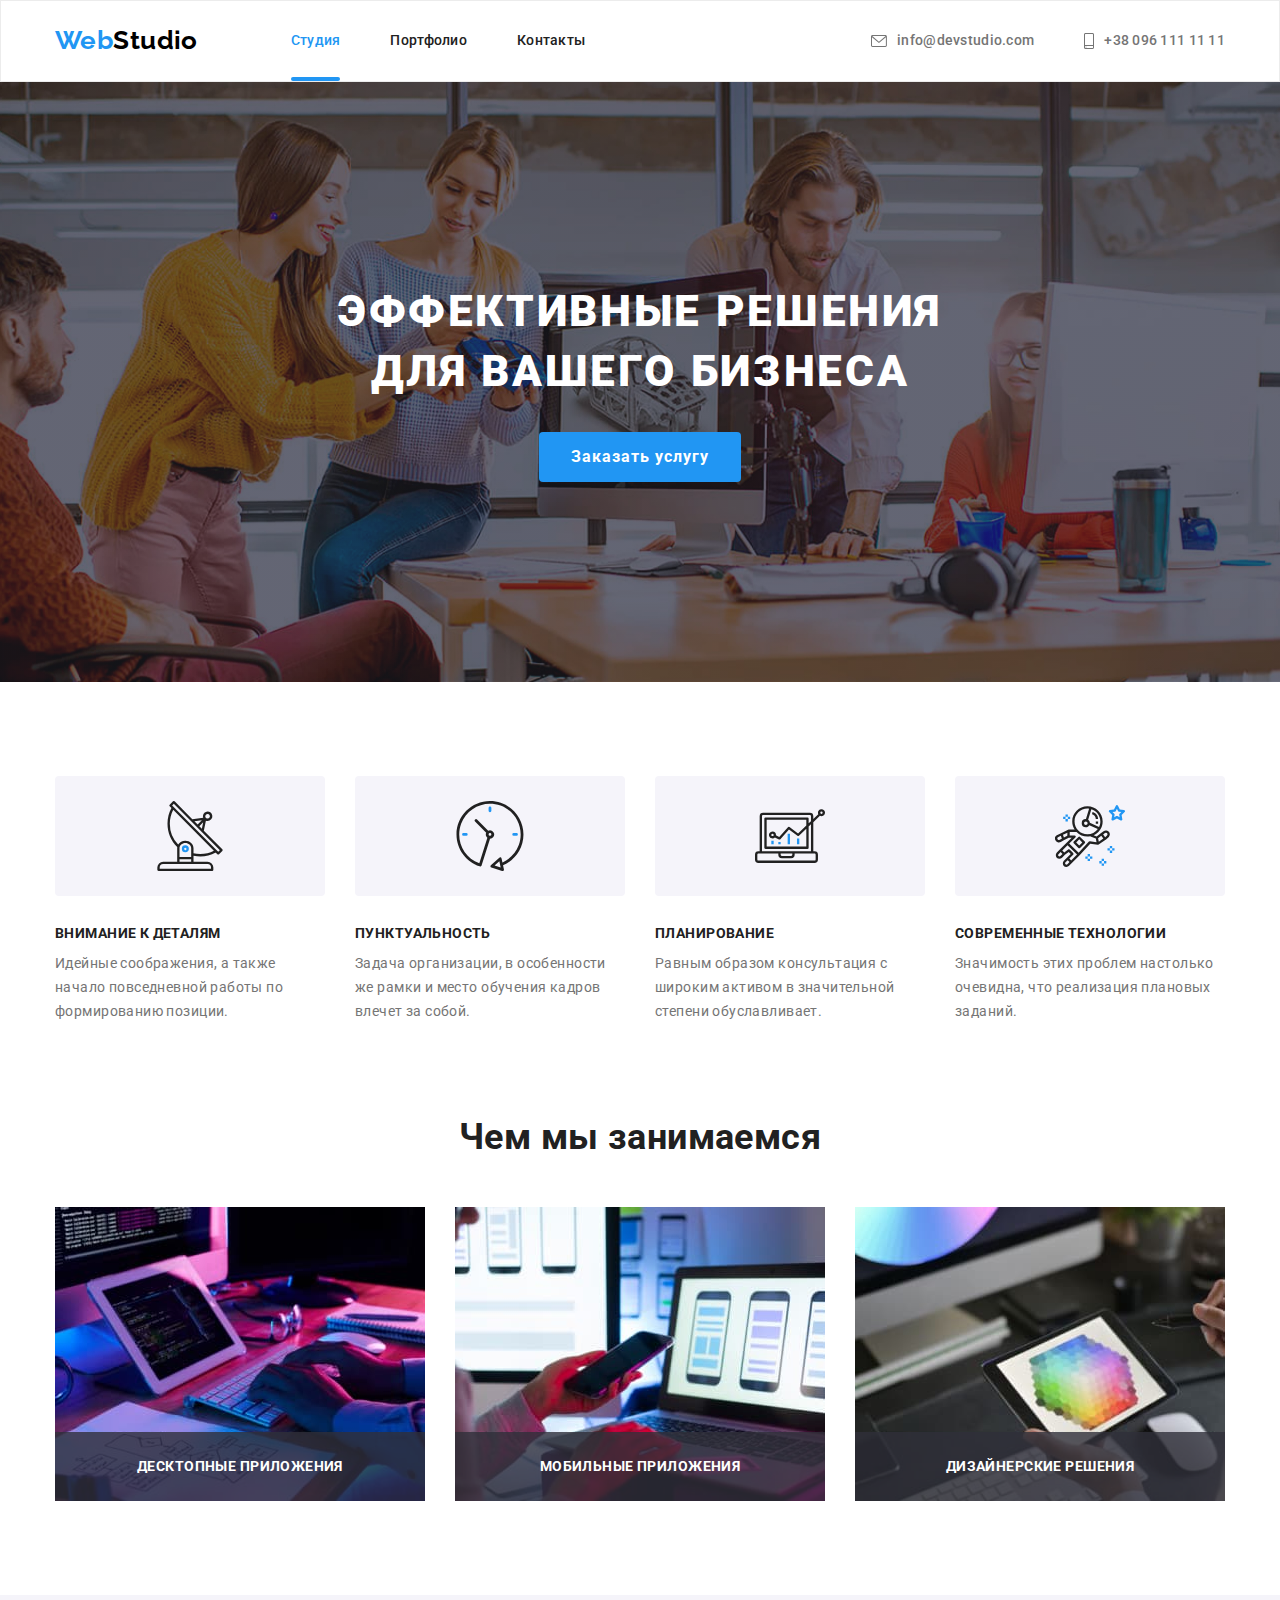
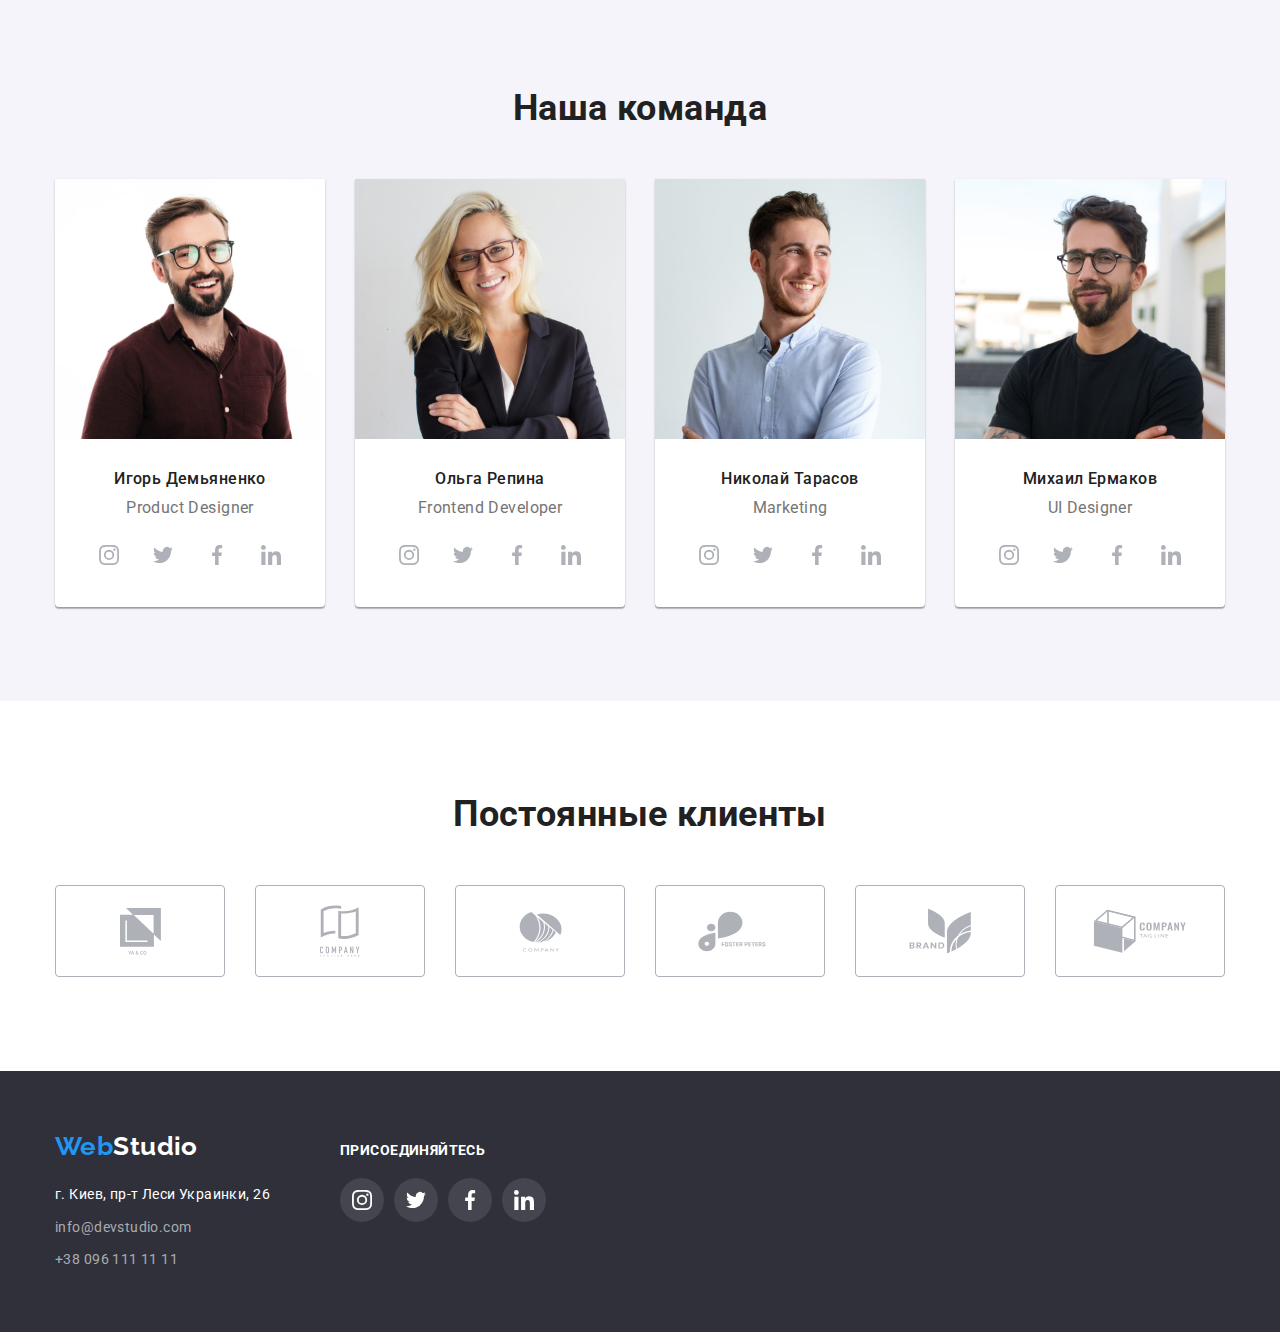
<file: index.html>
<!DOCTYPE html>
<html lang="ru">
  <head>
    <meta charset="UTF-8" />
    <meta http-equiv="X-UA-Compatible" content="IE=edge" />
    <meta name="viewport" content="width=device-width, initial-scale=1.0" />
    <title>WebStudio</title>

    <link rel="preconnect" href="https://fonts.googleapis.com" />
    <link rel="preconnect" href="https://fonts.gstatic.com" crossorigin />
    <link
      href="https://fonts.googleapis.com/css2?family=Raleway:wght@700&family=Roboto:wght@400;500;700;900&display=swap"
      rel="stylesheet"
    />
    <link
      rel="stylesheet"
      href="https://cdnjs.cloudflare.com/ajax/libs/modern-normalize/1.1.0/modern-normalize.css"
      integrity="sha512-Y0MM+V6ymRKN2zStTqzQ227DWhhp4Mzdo6gnlRnuaNCbc+YN/ZH0sBCLTM4M0oSy9c9VKiCvd4Jk44aCLrNS5Q=="
      crossorigin="anonymous"
      referrerpolicy="no-referrer"
    />
    <link rel="stylesheet" href="./css/styles.css" />

    <!-- Иконка -->
    <link rel="apple-touch-icon" sizes="180x180" href="./images/favicon/apple-touch-icon.png" />
    <link rel="icon" type="image/png" sizes="32x32" href="./images/favicon/favicon-32x32.png" />
    <link rel="icon" type="image/png" sizes="16x16" href="./images/favicon/favicon-16x16.png" />
    <link rel="manifest" href="./images/favicon/site.webmanifest" />
    <meta name="msapplication-TileColor" content="#da532c" />
    <meta name="theme-color" content="#ffffff" />
  </head>
  <body>
    <!--=====================Заголовок ===================================-->

    <header class="header">
      <div class="container header-flex">
        <nav class="nav">
          <a class="header-logo logo" href="./index.html"><span class="active">Web</span>Studio</a>
          <ul class="header-nav-list list">
            <li class="header-nav-item">
              <a class="header-nav-link active link-hovered" href="./index.html">Студия</a>
            </li>
            <li class="header-nav-item">
              <a class="header-nav-link link-hovered" href="./portfolio.html">Портфолио</a>
            </li>
            <li class="header-nav-item">
              <a class="header-nav-link link-hovered" href="">Контакты</a>
            </li>
          </ul>
        </nav>
        <ul class="header-contacts-list list">
          <li class="header-contact-item">
            <a class="header-contact-link link-hovered" href="mailto:info@devstudio.com">
              <svg class="header-icon link-svg" width="16" height="12">
                <use href="./images/icons.svg#icon-envelope"></use>
              </svg>
              info@devstudio.com</a
            >
          </li>
          <li class="header-contact-item">
            <a class="header-contact-link link-hovered" href="tel:+380961111111"
              ><svg class="header-icon link-svg" width="10" height="16">
                <use href="./images/icons.svg#icon-smartphone"></use>
              </svg>
              +38 096 111 11 11</a
            >
          </li>
        </ul>
      </div>
    </header>

    <main>
      <!--============================== Шапка ===========================================-->

      <section class="hero section">
        <div class="overlay">
          <div class="container">
            <h1 class="hero-title">Эффективные решения для вашего бизнеса</h1>
            <button class="button primary" type="button" data-modal-open>Заказать услугу</button>
          </div>
        </div>
      </section>

      <!--================================== Приемущества ================================================-->

      <section class="section advantages">
        <div class="container">
          <h2 class="advantages-title visually-hidden">Приемущества</h2>
          <ul class="advantages-list list">
            <li class="advantage-item">
              <div class="advantage-item-icon">
                <svg width="70" height="70  ">
                  <use href="./images/icons.svg#icon-antenna"></use>
                </svg>
              </div>
              <h3 class="advantage-subtitle">Внимание к деталям</h3>
              <p class="advantage-text">
                Идейные соображения, а также начало повседневной работы по формированию позиции.
              </p>
            </li>
            <li class="advantage-item">
              <div class="advantage-item-icon">
                <svg width="70" height="70  ">
                  <use href="./images/icons.svg#icon-clock"></use>
                </svg>
              </div>
              <h3 class="advantage-subtitle">Пунктуальность</h3>
              <p class="advantage-text">
                Задача организации, в особенности же рамки и место обучения кадров влечет за собой.
              </p>
            </li>
            <li class="advantage-item">
              <div class="advantage-item-icon">
                <svg width="70" height="70  ">
                  <use href="./images/icons.svg#icon-diagram"></use>
                </svg>
              </div>
              <h3 class="advantage-subtitle">Планирование</h3>
              <p class="advantage-text">
                Равным образом консультация с широким активом в значительной степени обуславливает.
              </p>
            </li>
            <li class="advantage-item">
              <div class="advantage-item-icon">
                <svg width="70" height="70  ">
                  <use href="./images/icons.svg#icon-astronaut"></use>
                </svg>
              </div>
              <h3 class="advantage-subtitle">Современные технологии</h3>
              <p class="advantage-text">
                Значимость этих проблем настолько очевидна, что реализация плановых заданий.
              </p>
            </li>
          </ul>
        </div>
      </section>

      <!--================Чем мы занимаемся ================================-->

      <section class="responsibilities section-no-padding">
        <div class="container">
          <h2 class="section-title">Чем мы занимаемся</h2>
          <ul class="responsibilities-list list">
            <li class="responsibilities-item">
              <div class="responsibilities-thumb">
                <img
                  src="./images/index/responsibilities/box1.jpg"
                  alt="Разработка алгоритма"
                  height="294"
                  width="370"
                />
                <p class="responsibled-description">Десктопные приложения</p>
              </div>
            </li>
            <li class="responsibilities-item">
              <div class="responsibilities-thumb">
                <img
                  src="./images/index/responsibilities/box2.jpg"
                  alt="Проэктирование удобного адаптивного интерфеса"
                  height="294"
                  width="370"
                />
                <p class="responsibled-description">Мобильные приложения</p>
              </div>
            </li>
            <li class="responsibilities-item">
              <div class="responsibilities-thumb">
                <img
                  src="./images/index/responsibilities/box3.jpg"
                  alt="Разработка красивого дизайна"
                  height="294"
                  width="370"
                />
                <p class="responsibled-description">Дизайнерские решения</p>
              </div>
            </li>
          </ul>
        </div>
      </section>

      <!--=========================================Наша команда============================ -->
      <section class="section team">
        <div class="container">
          <h2 class="section-title">Наша команда</h2>

          <ul class="team-list list">
            <li class="team-item card">
              <div class="card-thumb">
                <img
                  class="team-img"
                  src="./images/index/team/photo1.jpg"
                  alt="Фото Игоря Демьяненко"
                  width="270"
                  height="260"
                />
              </div>
              <div class="card-content">
                <h3 class="name">Игорь Демьяненко</h3>
                <p class="post">Product Designer</p>
                <ul class="socials-list">
                  <li class="socials-item">
                    <a href="" class="socials-link"
                      ><svg class="link-svg" width="20" height="20">
                        <use href="./images/icons.svg#icon-instagram"></use>
                      </svg>
                    </a>
                  </li>
                  <li class="socials-item">
                    <a href="" class="socials-link"
                      ><svg class="link-svg" width="20" height="20">
                        <use href="./images/icons.svg#icon-twitter"></use>
                      </svg>
                    </a>
                  </li>
                  <li class="socials-item">
                    <a href="" class="socials-link"
                      ><svg class="link-svg" width="20" height="20">
                        <use href="./images/icons.svg#icon-facebook"></use>
                      </svg>
                    </a>
                  </li>
                  <li class="socials-item">
                    <a href="" class="socials-link"
                      ><svg class="link-svg" width="20" height="20">
                        <use href="./images/icons.svg#icon-linkedin"></use>
                      </svg>
                    </a>
                  </li>
                </ul>
              </div>
            </li>

            <li class="team-item card">
              <div class="card-thumb">
                <img
                  class="team-img"
                  src="./images/index/team/photo2.jpg"
                  alt="Фото Ольги Репиной"
                  width="270"
                  height="260"
                />
              </div>
              <div class="card-content">
                <h3 class="name">Ольга Репина</h3>
                <p class="post">Frontend Developer</p>
                <ul class="socials-list">
                  <li class="socials-item">
                    <a href="" class="socials-link"
                      ><svg class="link-svg" width="20" height="20">
                        <use href="./images/icons.svg#icon-instagram"></use>
                      </svg>
                    </a>
                  </li>
                  <li class="socials-item">
                    <a href="" class="socials-link"
                      ><svg class="link-svg" width="20" height="20">
                        <use href="./images/icons.svg#icon-twitter"></use>
                      </svg>
                    </a>
                  </li>
                  <li class="socials-item">
                    <a href="" class="socials-link"
                      ><svg class="link-svg" width="20" height="20">
                        <use href="./images/icons.svg#icon-facebook"></use>
                      </svg>
                    </a>
                  </li>
                  <li class="socials-item">
                    <a href="" class="socials-link"
                      ><svg class="link-svg" width="20" height="20">
                        <use href="./images/icons.svg#icon-linkedin"></use>
                      </svg>
                    </a>
                  </li>
                </ul>
              </div>
            </li>

            <li class="team-item card">
              <div class="card-thumb">
                <img
                  class="team-img"
                  src="./images/index/team/photo3.jpg"
                  alt="Фото Николая Тарасова"
                  width="270"
                  height="260"
                />
              </div>
              <div class="card-content">
                <h3 class="name">Николай Тарасов</h3>
                <p class="post">Marketing</p>
                <ul class="socials-list">
                  <li class="socials-item">
                    <a href="" class="socials-link"
                      ><svg class="link-svg" width="20" height="20">
                        <use href="./images/icons.svg#icon-instagram"></use>
                      </svg>
                    </a>
                  </li>
                  <li class="socials-item">
                    <a href="" class="socials-link"
                      ><svg class="link-svg" width="20" height="20">
                        <use href="./images/icons.svg#icon-twitter"></use>
                      </svg>
                    </a>
                  </li>
                  <li class="socials-item">
                    <a href="" class="socials-link"
                      ><svg class="link-svg" width="20" height="20">
                        <use href="./images/icons.svg#icon-facebook"></use>
                      </svg>
                    </a>
                  </li>
                  <li class="socials-item">
                    <a href="" class="socials-link"
                      ><svg class="link-svg" width="20" height="20">
                        <use href="./images/icons.svg#icon-linkedin"></use>
                      </svg>
                    </a>
                  </li>
                </ul>
              </div>
            </li>

            <li class="team-item card">
              <div class="card-thumb">
                <img
                  class="team-img"
                  src="images/index/team/photo4.jpg"
                  alt="Фото Михаила
                  Ермакова"
                  width="270"
                  height="260"
                />
              </div>
              <div class="card-content">
                <h3 class="name">Михаил Ермаков</h3>
                <p class="post">UI Designer</p>
                <ul class="socials-list">
                  <li class="socials-item">
                    <a href="" class="socials-link"
                      ><svg class="link-svg" width="20" height="20">
                        <use href="./images/icons.svg#icon-instagram"></use>
                      </svg>
                    </a>
                  </li>
                  <li class="socials-item">
                    <a href="" class="socials-link"
                      ><svg class="link-svg" width="20" height="20">
                        <use href="./images/icons.svg#icon-twitter"></use>
                      </svg>
                    </a>
                  </li>
                  <li class="socials-item">
                    <a href="" class="socials-link"
                      ><svg class="link-svg" width="20" height="20">
                        <use href="./images/icons.svg#icon-facebook"></use>
                      </svg>
                    </a>
                  </li>
                  <li class="socials-item">
                    <a href="" class="socials-link"
                      ><svg class="link-svg" width="20" height="20">
                        <use href="./images/icons.svg#icon-linkedin"></use>
                      </svg>
                    </a>
                  </li>
                </ul>
              </div>
            </li>
          </ul>
        </div>
      </section>

      <!-- ==============Постоянные клиенты ===============================-->

      <section class="section regular-costomers">
        <div class="container">
          <h2 class="section-title">Постоянные клиенты</h2>
          <ul class="regular-costomers-list">
            <li class="regular-costomers-item">
              <a class="regular-costomers-link" href=""
                ><svg class="regular-customers-svg link-svg" width="41" height="47">
                  <use href="./images/icons.svg#icon-client1"></use>
                </svg>
              </a>
            </li>
            <li class="regular-costomers-item">
              <a class="regular-costomers-link" href=""
                ><svg class="regular-customers-svg link-svg" width="40" height="52">
                  <use href="./images/icons.svg#icon-client2"></use>
                </svg>
              </a>
            </li>
            <li class="regular-costomers-item">
              <a class="regular-costomers-link" href=""
                ><svg class="regular-customers-svg link-svg" width="43" height="51">
                  <use href="./images/icons.svg#icon-client3"></use>
                </svg>
              </a>
            </li>
            <li class="regular-costomers-item">
              <a class="regular-costomers-link" href=""
                ><svg class="regular-customers-svg link-svg" width="84" height="41">
                  <use href="./images/icons.svg#icon-client4"></use>
                </svg>
              </a>
            </li>
            <li class="regular-costomers-item">
              <a class="regular-costomers-link" href=""
                ><svg class="regular-customers-svg link-svg" width="63" height="46">
                  <use href="./images/icons.svg#icon-client5"></use>
                </svg>
              </a>
            </li>
            <li class="regular-costomers-item">
              <a class="regular-costomers-link" href=""
                ><svg class="regular-customers-svg link-svg" width="94" height="44">
                  <use href="./images/icons.svg#icon-client6"></use>
                </svg>
              </a>
            </li>
          </ul>
        </div>
      </section>
    </main>

    <!--========================= Футер ================================= -->

    <footer class="footer">
      <div class="container footer-container">
        <div class="footer-contacts">
          <a class="footer-logo logo" href="./index.html"><span class="active">Web</span>Studio</a>
          <address>
            <ul class="contacts-list list">
              <li class="footer-contact-item">
                <a
                  class="footer-contact-link address"
                  href="https://goo.gl/maps/piqngm7oDQpEDh6u6"
                  target="_blank"
                  rel="noopener nofollow noreferrer"
                  >г. Киев, пр-т Леси Украинки, 26</a
                >
              </li>
              <li class="footer-contact-item">
                <a class="footer-contact-link link-hovered" href="mailto:info@devstudio.com"
                  >info@devstudio.com</a
                >
              </li>
              <li class="footer-contact-item">
                <a class="footer-contact-link link-hovered" href="tel:+380961111111"
                  >+38 096 111 11 11</a
                >
              </li>
            </ul>
          </address>
        </div>
        <div class="footer-socials">
          <h2 class="footer-title">присоединяйтесь</h2>
          <ul class="fooer-socials-list socials-list">
            <li class="footer-socials-item socials-item">
              <a href="" class="footer-socials-link socials-link">
                <svg class="link-svg" width="20" height="20">
                  <use href="./images/icons.svg#icon-instagram"></use>
                </svg>
              </a>
            </li>
            <li class="footer-socials-item socials-item">
              <a href="" class="footer-socials-link socials-link">
                <svg class="link-svg" width="20" height="20">
                  <use href="./images/icons.svg#icon-twitter"></use>
                </svg>
              </a>
            </li>
            <li class="footer-socials-item socials-item">
              <a href="" class="footer-socials-link socials-link">
                <svg class="link-svg" width="20" height="20">
                  <use href="./images/icons.svg#icon-facebook"></use>
                </svg>
              </a>
            </li>
            <li class="footer-socials-item socials-item">
              <a href="" class="footer-socials-link socials-link">
                <svg class="link-svg" width="20" height="20">
                  <use href="./images/icons.svg#icon-linkedin"></use>
                </svg>
              </a>
            </li>
          </ul>
        </div>
      </div>
    </footer>

    <!--================================MODAL============================-->

    <div class="backdrop is-hidden" data-modal>
      <div class="modal">
        <button type="button" class="modal-btn-close btn-close link-hovered" data-modal-close>
          <svg class="link-svg" width="18" height="18">
            <use href="./images/icons.svg#icon-close-black"></use>
          </svg>
        </button>
      </div>
    </div>

    <!-- =================script==================== -->

    <script src="./js/modal.js"></script>
  </body>
</html>
</file>
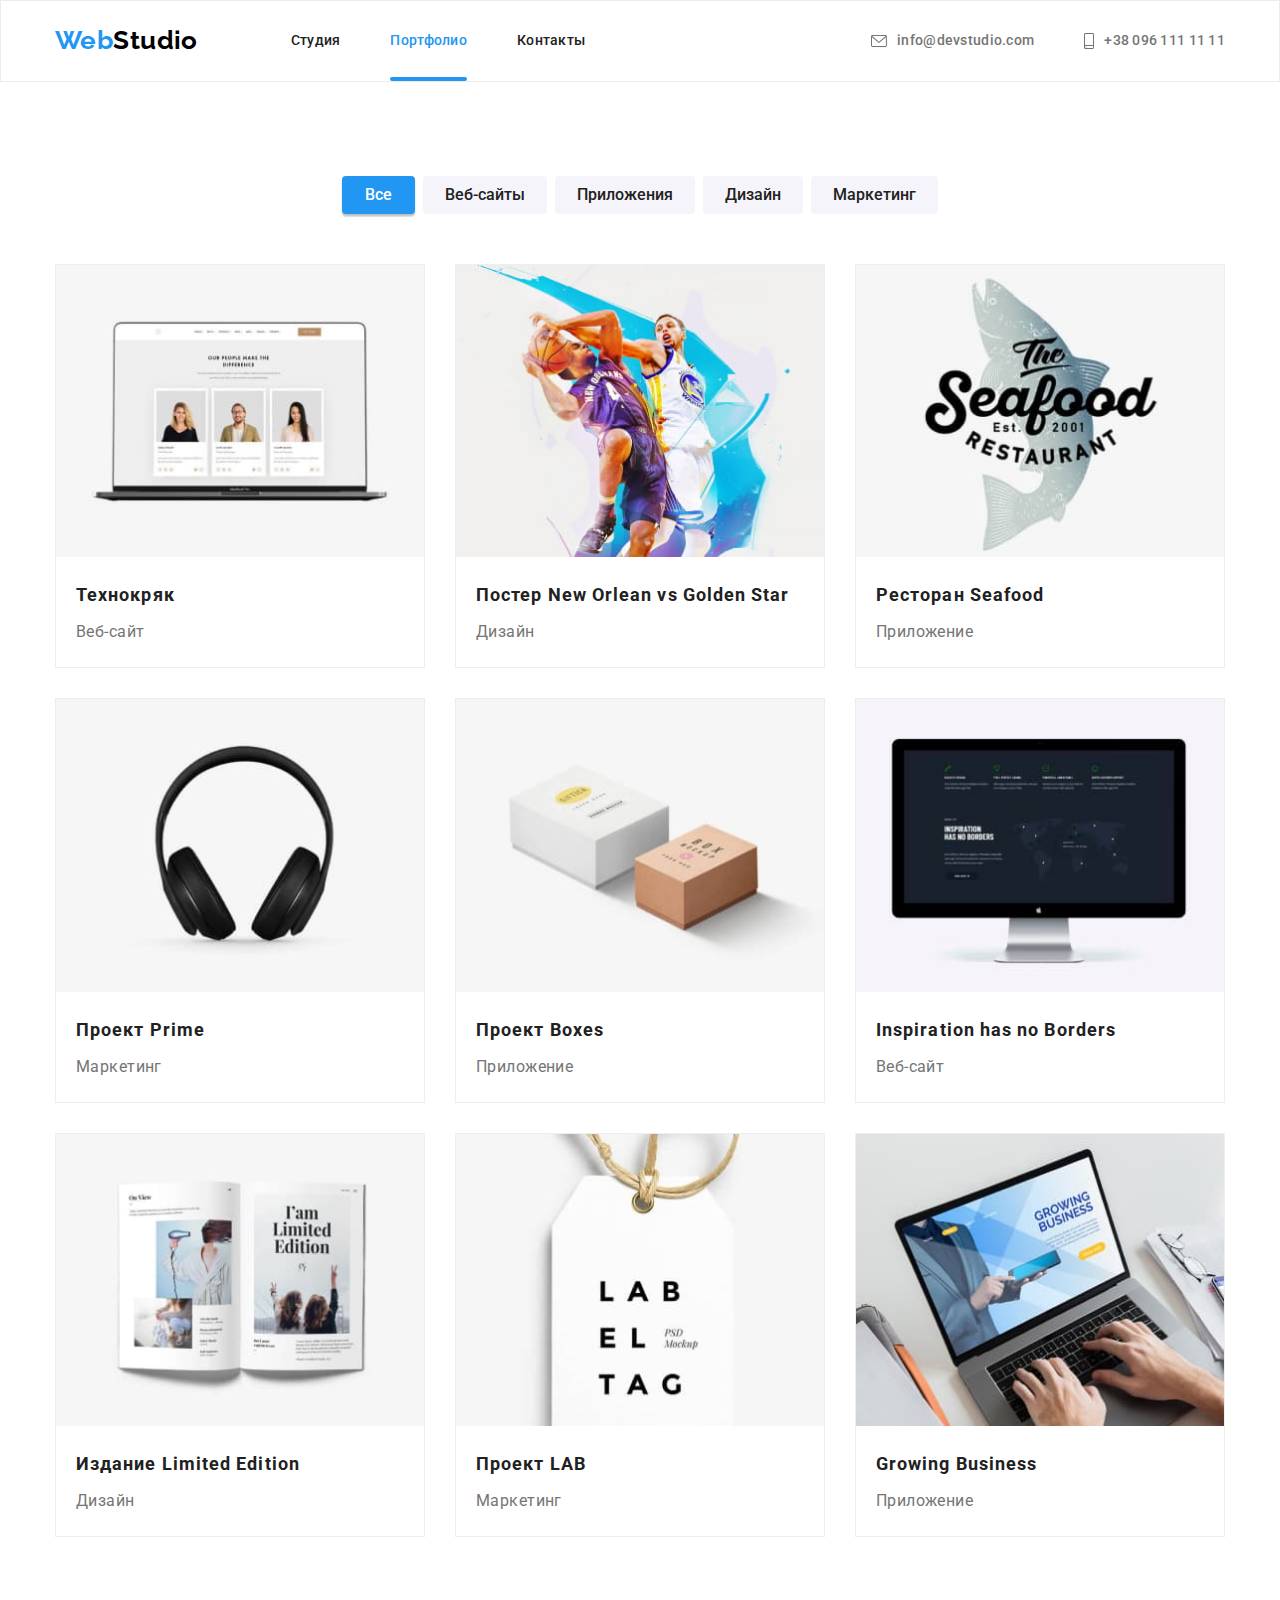
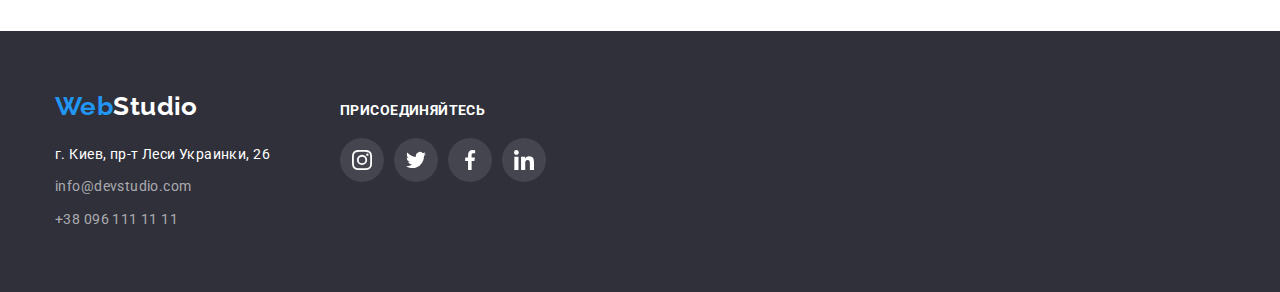
<file: portfolio.html>
<!DOCTYPE html>
<html lang="ru">
  <head>
    <meta charset="UTF-8" />
    <meta http-equiv="X-UA-Compatible" content="IE=edge" />
    <meta name="viewport" content="width=device-width, initial-scale=1.0" />
    <title>WebStudio</title>

    <link rel="icon" type="image/x-icon" href="./images/favicon.ico" />
    <!--Шрифт  -->
    <link
      href="https://fonts.googleapis.com/css2?family=Raleway:wght@700&family=Roboto:wght@400;500;700;900&display=swap"
      rel="stylesheet"
    />
    <!-- Нормализация -->
    <link
      rel="stylesheet"
      href="https://cdnjs.cloudflare.com/ajax/libs/modern-normalize/1.1.0/modern-normalize.css"
      integrity="sha512-Y0MM+V6ymRKN2zStTqzQ227DWhhp4Mzdo6gnlRnuaNCbc+YN/ZH0sBCLTM4M0oSy9c9VKiCvd4Jk44aCLrNS5Q=="
      crossorigin="anonymous"
      referrerpolicy="no-referrer"
    />
    <link rel="stylesheet" href="./css/styles.css" />

    <!-- Иконка -->
    <link rel="apple-touch-icon" sizes="180x180" href="./images/favicon/apple-touch-icon.png" />
    <link rel="icon" type="image/png" sizes="32x32" href="./images/favicon/favicon-32x32.png" />
    <link rel="icon" type="image/png" sizes="16x16" href="./images/favicon/favicon-16x16.png" />
    <link rel="manifest" href="./images/favicon/site.webmanifest" />
    <meta name="msapplication-TileColor" content="#da532c" />
    <meta name="theme-color" content="#ffffff" />
  </head>
  <body>
    <!--Заголовок -->
    <header class="header">
      <div class="container header-flex">
        <nav class="nav">
          <a class="header-logo logo" href="./index.html"><span class="active">Web</span>Studio</a>
          <ul class="header-nav-list list">
            <li class="header-nav-item">
              <a class="header-nav-link link-hovered" href="./index.html">Студия</a>
            </li>
            <li class="header-nav-item">
              <a class="header-nav-link link-hovered active" href="./portfolio.html">Портфолио</a>
            </li>
            <li class="header-nav-item">
              <a class="header-nav-link link-hovered" href="">Контакты</a>
            </li>
          </ul>
        </nav>

        <ul class="header-contacts-list list">
          <li class="header-contact-item">
            <a class="header-contact-link link-hovered" href="mailto:info@devstudio.com">
              <svg class="header-icon link-svg" width="16" height="12">
                <use href="./images/icons.svg#icon-envelope"></use>
              </svg>
              info@devstudio.com</a
            >
          </li>
          <li class="header-contact-item">
            <a class="header-contact-link link-hovered" href="tel:+380961111111"
              ><svg class="header-icon link-svg" width="10" height="16">
                <use href="./images/icons.svg#icon-smartphone"></use>
              </svg>
              +38 096 111 11 11</a
            >
          </li>
        </ul>
      </div>
    </header>
    <!-- Основная часть -->
    <main>
      <!-- Наши работы -->
      <section class="section projects">
        <div class="container">
          <h1 class="visually-hidden">Наши работы</h1>

          <!-- фильтр -->
          <ul class="projects-filter-list list">
            <li class="projects-filter-item">
              <button class="button button-active" type="button">Все</button>
            </li>
            <li class="projects-filter-item">
              <button class="button" type="button">Веб-сайты</button>
            </li>
            <li class="projects-filter-item">
              <button class="button" type="button">Приложения</button>
            </li>
            <li class="projects-filter-item">
              <button class="button" type="button">Дизайн</button>
            </li>
            <li class="projects-filter-item">
              <button class="button" type="button">Маркетинг</button>
            </li>
          </ul>

          <!-- Карточки проектов -->
          <ul class="projects-list list">
            <li class="projects-item">
              <a href="" class="project-link">
                <div class="card-thumb">
                  <img
                    class="projects-img"
                    src="./images/portfolio/projects/project1.jpg"
                    alt="Ноут с веб-сайтом"
                    width="370"
                    height="294"
                  />
                  <p class="projects-overlay">
                    Ресурс предлагает комплексные предложения с разным уровнем функционала и
                    сервисов. Все это позволит посетителю получить исчерпывающие сведения о компании
                    или частном лице.
                  </p>
                </div>
                <div class="card-content">
                  <h2 class="project-title">Технокряк</h2>
                  <p class="project-type">Веб-сайт</p>
                </div>
              </a>
            </li>
            <li class="projects-item">
              <a href="" class="project-link">
                <div class="card-thumb">
                  <img
                    class="projects-img"
                    src="./images/portfolio/projects/project2.jpg"
                    alt="Постер"
                    width="370"
                    height="294"
                  />
                  <p class="projects-overlay">
                    Ресурс предлагает комплексные предложения с разным уровнем функционала и
                    сервисов. Все это позволит посетителю получить исчерпывающие сведения о компании
                    или частном лице.
                  </p>
                </div>
                <div class="card-content">
                  <h2 class="project-title">
                    Постер <span lang="en">New Orlean vs Golden Star</span>
                  </h2>
                  <p class="project-type">Дизайн</p>
                </div>
              </a>
            </li>
            <li class="projects-item">
              <a href="" class="project-link">
                <div class="card-thumb">
                  <img
                    class="projects-img"
                    src="./images/portfolio/projects/project3.jpg"
                    alt="Логотип  приложения для ресторан Seafood"
                    width="370"
                    height="294"
                  />
                  <p class="projects-overlay">
                    Ресурс предлагает комплексные предложения с разным уровнем функционала и
                    сервисов. Все это позволит посетителю получить исчерпывающие сведения о компании
                    или частном лице.
                  </p>
                </div>
                <div class="card-content">
                  <h2 class="project-title">Ресторан <span lang="en">Seafood</span></h2>
                  <p class="project-type">Приложение</p>
                </div>
              </a>
            </li>
            <li class="projects-item">
              <a href="" class="project-link">
                <div class="card-thumb">
                  <img
                    class="projects-img"
                    src="./images/portfolio/projects/project4.jpg"
                    alt="Наушники"
                    width="370"
                    height="294"
                  />
                  <p class="projects-overlay">
                    Ресурс предлагает комплексные предложения с разным уровнем функционала и
                    сервисов. Все это позволит посетителю получить исчерпывающие сведения о компании
                    или частном лице.
                  </p>
                </div>
                <div class="card-content">
                  <h2 class="project-title">Проект <span lang="en">Prime</span></h2>
                  <p class="project-type">Маркетинг</p>
                </div>
              </a>
            </li>
            <li class="projects-item">
              <a href="" class="project-link">
                <div class="card-thumb">
                  <img
                    class="projects-img"
                    src="./images/portfolio/projects/project5.jpg"
                    alt="Коробки"
                    width="370"
                    height="294"
                  />
                  <p class="projects-overlay">
                    Ресурс предлагает комплексные предложения с разным уровнем функционала и
                    сервисов. Все это позволит посетителю получить исчерпывающие сведения о компании
                    или частном лице.
                  </p>
                </div>
                <div class="card-content">
                  <h2 class="project-title">Проект Boxes</h2>
                  <p class="project-type">Приложение</p>
                </div>
              </a>
            </li>
            <li class="projects-item">
              <a href="" class="project-link">
                <div class="card-thumb">
                  <img
                    class="projects-img"
                    src="./images/portfolio/projects/project6.jpg"
                    alt="Экран с веб-сайтом"
                    width="370"
                    height="294"
                  />
                  <p class="projects-overlay">
                    Ресурс предлагает комплексные предложения с разным уровнем функционала и
                    сервисов. Все это позволит посетителю получить исчерпывающие сведения о компании
                    или частном лице.
                  </p>
                </div>
                <div class="card-content">
                  <h2 class="project-title" lang="en">Inspiration has no Borders</h2>
                  <p class="project-type">Веб-сайт</p>
                </div>
              </a>
            </li>
            <li class="projects-item">
              <a href="" class="project-link">
                <div class="card-thumb">
                  <img
                    class="projects-img"
                    src="./images/portfolio/projects/project7.jpg"
                    alt="Журнал"
                    width="370"
                    height="294"
                  />
                  <p class="projects-overlay">
                    Ресурс предлагает комплексные предложения с разным уровнем функционала и
                    сервисов. Все это позволит посетителю получить исчерпывающие сведения о компании
                    или частном лице.
                  </p>
                </div>
                <div class="card-content">
                  <h2 class="project-title">Издание <span lang="en">Limited Edition</span></h2>
                  <p class="project-type">Дизайн</p>
                </div>
              </a>
            </li>
            <li class="projects-item">
              <a href="" class="project-link">
                <div class="card-thumb">
                  <img
                    class="projects-img"
                    src="./images/portfolio/projects/project8.jpg"
                    alt="Этикетка проекта"
                    width="370"
                    height="294"
                  />
                  <p class="projects-overlay">
                    Ресурс предлагает комплексные предложения с разным уровнем функционала и
                    сервисов. Все это позволит посетителю получить исчерпывающие сведения о компании
                    или частном лице.
                  </p>
                </div>
                <div class="card-content">
                  <h2 class="project-title">Проект <span lang="en">LAB</span></h2>
                  <p class="project-type">Маркетинг</p>
                </div>
              </a>
            </li>
            <li class="projects-item">
              <a href="" class="project-link">
                <div class="card-thumb">
                  <img
                    class="projects-img"
                    src="./images/portfolio/projects/project9.jpg"
                    alt="Ноутбуку с проектом"
                    width="370"
                    height="294"
                  />
                  <p class="projects-overlay">
                    Ресурс предлагает комплексные предложения с разным уровнем функционала и
                    сервисов. Все это позволит посетителю получить исчерпывающие сведения о компании
                    или частном лице.
                  </p>
                </div>
                <div class="card-content">
                  <h2 class="project-title" lang="en">Growing Business</h2>
                  <p class="project-type">Приложение</p>
                </div>
              </a>
            </li>
          </ul>
        </div>
      </section>
    </main>

    <!-- Футер -->
    <footer class="footer">
      <div class="container footer-container">
        <div class="footer-contacts">
          <a class="footer-logo logo" href="./index.html"><span class="active">Web</span>Studio</a>
          <address>
            <ul class="contacts-list list">
              <li class="footer-contact-item">
                <a
                  class="footer-contact-link address"
                  href="https://goo.gl/maps/piqngm7oDQpEDh6u6"
                  target="_blank"
                  rel="noopener nofollow noreferrer"
                  >г. Киев, пр-т Леси Украинки, 26</a
                >
              </li>
              <li class="footer-contact-item">
                <a class="footer-contact-link link-hovered" href="mailto:info@devstudio.com"
                  >info@devstudio.com</a
                >
              </li>
              <li class="footer-contact-item">
                <a class="footer-contact-link link-hovered" href="tel:+380961111111"
                  >+38 096 111 11 11</a
                >
              </li>
            </ul>
          </address>
        </div>
        <div class="footer-socials">
          <h2 class="footer-title">присоединяйтесь</h2>
          <ul class="fooer-socials-list socials-list">
            <li class="footer-socials-item socials-item">
              <a href="" class="footer-socials-link socials-link">
                <svg class="link-svg" width="20" height="20">
                  <use href="./images/icons.svg#icon-instagram"></use>
                </svg>
              </a>
            </li>
            <li class="footer-socials-item socials-item">
              <a href="" class="footer-socials-link socials-link">
                <svg class="link-svg" width="20" height="20">
                  <use href="./images/icons.svg#icon-twitter"></use>
                </svg>
              </a>
            </li>
            <li class="footer-socials-item socials-item">
              <a href="" class="footer-socials-link socials-link">
                <svg class="link-svg" width="20" height="20">
                  <use href="./images/icons.svg#icon-facebook"></use>
                </svg>
              </a>
            </li>
            <li class="footer-socials-item socials-item">
              <a href="" class="footer-socials-link socials-link">
                <svg class="link-svg" width="20" height="20">
                  <use href="./images/icons.svg#icon-linkedin"></use>
                </svg>
              </a>
            </li>
          </ul>
        </div>
      </div>
    </footer>
  </body>
</html>
</file>
<file: css/styles.css>
:root {
  --background: #fff;
  --text-color: #757575;
  --active-color: #2196f3;
  --title-color: #212121;
  --text-primary-color: #fff;
  --secondary-color: #f5f4fa;
  --black: #000;
  --hero-color: #2f303a;
  --primary-hover: #188ce8;
  --card-gap: 30px;
  --icon-color: #afb1b8;
}

body {
  font-family: 'Roboto', sans-serif;
  font-size: 14px;
  letter-spacing: 0.03em;
  color: var(--text-color);
  background-color: var(--background);
}

/*==========================Reset======================== */
html {
  box-sizing: border-box;
}
*,
*::after,
*::before {
  box-sizing: inherit;
}
/* Стили для обнуления верхних отступов у элементов */
h1,
h2,
h3,
h4,
h5,
h6,
p {
  margin-top: 0;
}
/* Класс для обнуления базовых свойств у списков (ul) */
ul {
  list-style: none;
  padding-left: 0;
  margin: 0;
}
/* Класс для обнуления базовых свойств у ссылок */
a {
  text-decoration: none;
  color: inherit;
}
/* Свойства для корректного отображения картинок */
img {
  display: block;
  max-width: 100%;
  height: auto;
}
/* Свойства для обнуления курсива у address */
address {
  font-style: normal;
}

/*================== Components ==========================================*/
.container {
  margin: 0 auto;
  padding: 0 15px;
  width: 1200px;
}

.list {
  padding: 0;
  margin: 0;
  list-style: none;
}

.link-hovered {
  transition: color 250ms cubic-bezier(0.4, 0, 0.2, 1);
}

.link-hovered:hover {
  color: var(--active-color);
}

/* hidden */
.visually-hidden {
  position: absolute;
  white-space: nowrap;
  width: 1px;
  height: 1px;
  overflow: hidden;
  border: 0;
  padding: 0;
  clip: rect(0 0 0 0);
  clip-path: inset(50%);
  margin: -1px;
}

.section {
  padding-top: 94px;
  padding-bottom: 94px;
}

.section-no-padding {
  padding-top: 0;
  padding-bottom: 94px;
}

/* buttons */
.button {
  min-width: 73px;
  padding: 6px 22px;

  font-family: inherit;
  font-weight: 500;
  font-size: 16px;
  line-height: 1.62;
  text-align: center;
  color: var(--title-color);

  background-color: var(--secondary-color);
  border: none;
  cursor: pointer;
  border-radius: 4px;

  transition: background-color 250ms cubic-bezier(0.4, 0, 0.2, 1),
    color 250ms cubic-bezier(0.4, 0, 0.2, 1), box-shadow 250ms cubic-bezier(0.4, 0, 0.2, 1);
}

.button-active,
.button:hover,
.button:focus {
  color: var(--text-primary-color);
  background-color: var(--active-color);
  box-shadow: 0px 3px 1px rgba(0, 0, 0, 0.1), 0px 1px 2px rgba(0, 0, 0, 0.08),
    0px 2px 2px rgba(0, 0, 0, 0.12);
}

/* social-links */
.link-svg {
  fill: currentColor;
}

.socials-list {
  display: flex;
}

.socials-item:not(:last-child) {
  margin-right: 10px;
}

.socials-link {
  display: flex;
  width: 44px;
  height: 44px;
  justify-content: center;
  align-items: center;

  color: var(--icon-color);
  border-radius: 44px;
  cursor: pointer;

  transition: background-color 250ms cubic-bezier(0.4, 0, 0.2, 1),
    color 250ms cubic-bezier(0.4, 0, 0.2, 1);
}

.socials-link:hover,
.socials-link:focus {
  background-color: var(--active-color);
  color: var(--background);
}

/*================================ header ====================================*/
.header {
  border: 1px solid rgba(236, 236, 236, 1);
}

.header .container {
  display: flex;
}

.header-logo {
  margin-right: 93px;
}

.logo {
  font-family: 'Raleway', sans-serif;
  color: var(--black);
  font-weight: 700;
  font-size: 26px;
  line-height: 1.2;
}

.logo .active {
  color: var(--active-color);
}

.nav {
  display: flex;
  align-items: center;
  margin-right: auto;
}

.header-nav-list,
.header-contacts-list {
  display: flex;
}

.header-nav-item:not(:last-child) {
  margin-right: 50px;
}

.header-nav-link.active {
  position: relative;
  color: var(--active-color);
}

.header-nav-link.active::after {
  content: '';
  position: absolute;
  bottom: 0;
  left: 0;
  width: 100%;
  height: 4px;
  display: block;

  background-color: var(--active-color);
  border-radius: 2px;
}

.header-contact-item {
  margin-right: 50px;
}

.header-contact-item:last-child {
  margin-right: 0;
}

.header-nav-link,
.header-contact-link {
  display: block;
  padding-top: 32px;
  padding-bottom: 32px;
  font-weight: 500;
  line-height: 1.14;
  letter-spacing: 0.02em;
  color: var(--title-color);
}

.header-contact-link {
  color: var(--text-color);
  display: flex;
  align-items: center;
}

.header-icon {
  display: block;
  margin-right: 10px;
}

/*===================== footer */
.footer {
  padding-top: 60px;
  padding-bottom: 60px;
  background-color: var(--hero-color);
}

.footer-container {
  display: flex;
  align-items: baseline;
}

.footer-contacts {
  margin-right: 70px;
}

.footer-logo {
  display: block;
  margin-bottom: 20px;
  color: var(--text-primary-color);
}

.footer-contact-item:not(:last-child) {
  margin-bottom: 9px;
}

.footer-contact-link {
  line-height: 1.71;
  color: rgba(255, 255, 255, 0.6);
}

.footer-contact-link.address {
  color: var(--text-primary-color);
}

/* footer-socials */
.footer-socials-link {
  color: var(--background);
  background-color: rgba(255, 255, 255, 0.1);
  transition: background-color 250ms cubic-bezier(0.4, 0, 0.2, 1);
}

.footer-title {
  margin-bottom: 20px;

  font-size: 14px;
  line-height: 16px;
  text-transform: uppercase;
  color: var(--background);
}

/* index.html */
/* hero  */
.hero {
  padding-top: 0;
  padding-bottom: 0;
  text-align: center;
  background-color: var(--hero-color);
}

.overlay {
  padding-top: 200px;
  padding-bottom: 200px;
  max-width: 1600px;
  margin: 0 auto;
  background-color: var(--hero-color);
  background-image: linear-gradient(to right, rgba(47, 48, 58, 0.4), rgba(47, 48, 58, 0.4)),
    url('../images/index/hero/background.jpg');
  background-repeat: no-repeat;
  background-size: cover;
  background-position: center;
}

.hero-title {
  max-width: 700px;
  margin-left: auto;
  margin-right: auto;
  margin-bottom: 30px;

  font-weight: 900;
  font-size: 44px;
  line-height: 1.36;
  text-align: center;
  letter-spacing: 0.06em;
  text-transform: uppercase;
  color: var(--text-primary-color);
}

.button.primary {
  padding: 10px 32px;

  font-weight: 700;
  line-height: 1.88;
  text-align: center;
  letter-spacing: 0.06em;
  color: var(--text-primary-color);

  background-color: var(--active-color);
  transition: background-color 250ms cubic-bezier(0.4, 0, 0.2, 1);
}

.button.primary:hover,
.button.primary:focus {
  background-color: var(--primary-hover);
}

/*============================ advantages */

.advantages-list {
  display: flex;
}

.advantage-item {
  flex-basis: calc((100% - 3 * var(--card-gap)) / 4);
}

.advantage-item:not(:nth-child(4)) {
  margin-right: var(--card-gap);
}

/*advanteges iconc icons */

.advantage-item-icon {
  display: flex;
  justify-content: center;
  align-items: center;
  height: 120px;
  margin-bottom: 30px;

  background: var(--secondary-color);
  border-radius: 4px;
}

.advantage-subtitle {
  margin-bottom: 10px;

  font-size: 14px;
  line-height: 1.14;
  text-transform: uppercase;
  color: var(--title-color);
}

.advantage-text {
  margin-bottom: 0;

  line-height: 1.71;
  color: var(--text-color);
}

/* =====================responsibilities */

.section-title {
  margin-bottom: 50px;

  font-size: 36px;
  line-height: 1.11;
  text-align: center;
  color: var(--title-color);
}

.responsibilities-list {
  display: flex;
}

.responsibilities-item:not(:last-child) {
  margin-right: var(--card-gap);
}

.responsibilities-thumb {
  position: relative;
}

.responsibled-description {
  position: absolute;
  bottom: 0;
  left: 0;

  width: 100%;
  margin-bottom: 0;
  padding: 27px 0;

  text-align: center;
  color: var(--background);
  font-weight: 700;
  line-height: 1.14;
  text-transform: uppercase;

  background-color: rgba(47, 48, 58, 0.8);
}

/*=================== team */
.team {
  background-color: var(--secondary-color);
}

.team-list {
  display: flex;
}

.team-item {
  flex-basis: calc((100% - 3 * var(--card-gap)) / 4);

  background-color: var(--background);
  box-shadow: 0px 1px 3px rgba(0, 0, 0, 0.12), 0px 1px 1px rgba(0, 0, 0, 0.14),
    0px 2px 1px rgba(0, 0, 0, 0.2);
  border-radius: 0px 0px 4px 4px;
}

.team-item:not(:nth-child(4n)) {
  margin-right: var(--card-gap);
}

.team .card-content {
  padding-top: 30px;
  padding-bottom: 30px;
  padding-left: 32px;
  padding-right: 32px;

  text-align: center;
}

.team-item .name {
  margin-bottom: 10px;

  font-weight: 500;
  font-size: 16px;
  line-height: 1.19;
  color: var(--title-color);
}

.team-item .post {
  margin-bottom: 16px;

  font-size: 16px;
  line-height: 1.19;
}

/*=== regular customers */
.regular-costomers-list {
  display: flex;
}

.regular-costomers-item:not(:last-child) {
  margin-right: 30px;
}

.regular-costomers-link {
  display: flex;
  justify-content: center;
  align-items: center;
  min-width: 170px;
  min-height: 92px;

  color: var(--icon-color);
  border: 1px solid var(--icon-color);
  border-radius: 4px;
  transition: color 250ms cubic-bezier(0.4, 0, 0.2, 1),
    border-color 250ms cubic-bezier(0.4, 0, 0.2, 1);
}

.regular-costomers-link:focus,
.regular-costomers-link:hover {
  color: var(--active-color);
  border-color: var(--active-color);
}

/*========================= portfolio =========================================*/

/* projects */
.projects-filter-list {
  display: flex;
  justify-content: center;
  margin-bottom: 50px;
}

.projects-filter-item:not(:last-child) {
  margin-right: 8px;
}

.projects-list {
  display: flex;
  flex-wrap: wrap;
}

.projects-item {
  flex-basis: calc((100% - var(--card-gap) * 2) / 3);
  margin-right: var(--card-gap);
  margin-top: var(--card-gap);
}

.projects-item:nth-child(-n + 3) {
  margin-top: 0;
}

.projects-item:nth-child(3n) {
  margin-right: 0;
}

.project-link {
  display: block;
  border: 1px solid #eeeeee;
  transition: box-shadow 250ms cubic-bezier(0.4, 0, 0.2, 1);
}

.project-link:hover,
.project-link:focus {
  box-shadow: 0px 1px 1px rgba(0, 0, 0, 0.12), 0px 4px 4px rgba(0, 0, 0, 0.06),
    1px 4px 6px rgba(0, 0, 0, 0.16);
}

.projects .card-content {
  padding-top: 20px;
  padding-bottom: 20px;
  padding-left: 20px;
}

.project-title {
  margin-bottom: 4px;
  font-size: 18px;
  line-height: 2;
  letter-spacing: 0.06em;
  color: var(--title-color);
}

.project-type {
  margin-top: 0;
  margin-bottom: 0;
  font-size: 16px;
  line-height: 1.88;
  color: var(--text-color);
}

.projects .card-thumb {
  position: relative;
  overflow: hidden;
}

.projects-overlay {
  position: absolute;
  top: 100%;
  left: 0;
  transform: translateY(0);

  width: 100%;
  height: 100%;
  padding: 63px 24px;
  margin-bottom: 0;

  color: var(--background);
  font-size: 18px;
  line-height: 1.5;
  text-align: left;

  background: rgba(33, 150, 243, 0.9);
  transition: transform 250ms cubic-bezier(0.4, 0, 0.2, 1);
}

.project-link:hover .projects-overlay,
.project-link:focus .projects-overlay {
  transform: translateY(-100%);
}

/* ======MODAL WINDOW========================= */

.backdrop {
  position: absolute;
  top: 0;
  left: 0;
  width: 100%;
  height: 100%;

  background-color: rgba(0, 0, 0, 0.2);
  opacity: 1;
  transition: opacity 250ms cubic-bezier(0.4, 0, 0.2, 1),
    visibility 250ms cubic-bezier(0.4, 0, 0.2, 1);
}

.backdrop.is-hidden {
  visibility: hidden;
  opacity: 0;
  pointer-events: none;
}

.modal {
  position: absolute;
  top: 50%;
  left: 50%;
  transform: translate(-50%, -50%) scale(1);

  width: 528px;
  height: 581px;

  background-color: var(--background);
  box-shadow: 0px 1px 3px rgba(0, 0, 0, 0.12), 0px 1px 1px rgba(0, 0, 0, 0.14),
    0px 2px 1px rgba(0, 0, 0, 0.2);
  border-radius: 4px;

  transition: transform 250ms cubic-bezier(0.4, 0, 0.2, 1);
}

.backdrop.is-hidden .modal {
  transform: translate(-50%, -50%) scale(0.5);
}

.btn-close {
  display: flex;
  align-items: center;
  justify-content: center;

  width: 30px;
  height: 30px;

  background-color: transparent;
  border: 1px solid rgba(0, 0, 0, 0.1);
  border-radius: 30px;

  cursor: pointer;
  transition: color 2500ms cubic-bezier(0.4, 0, 0.2, 1);
}

.modal-btn-close {
  position: absolute;
  right: 8px;
  top: 8px;
  color: var(--black);
}

.modal-btn-close :hover,
.modal-btn-close :focus {
  color: var(--active-color);
}
</file>
